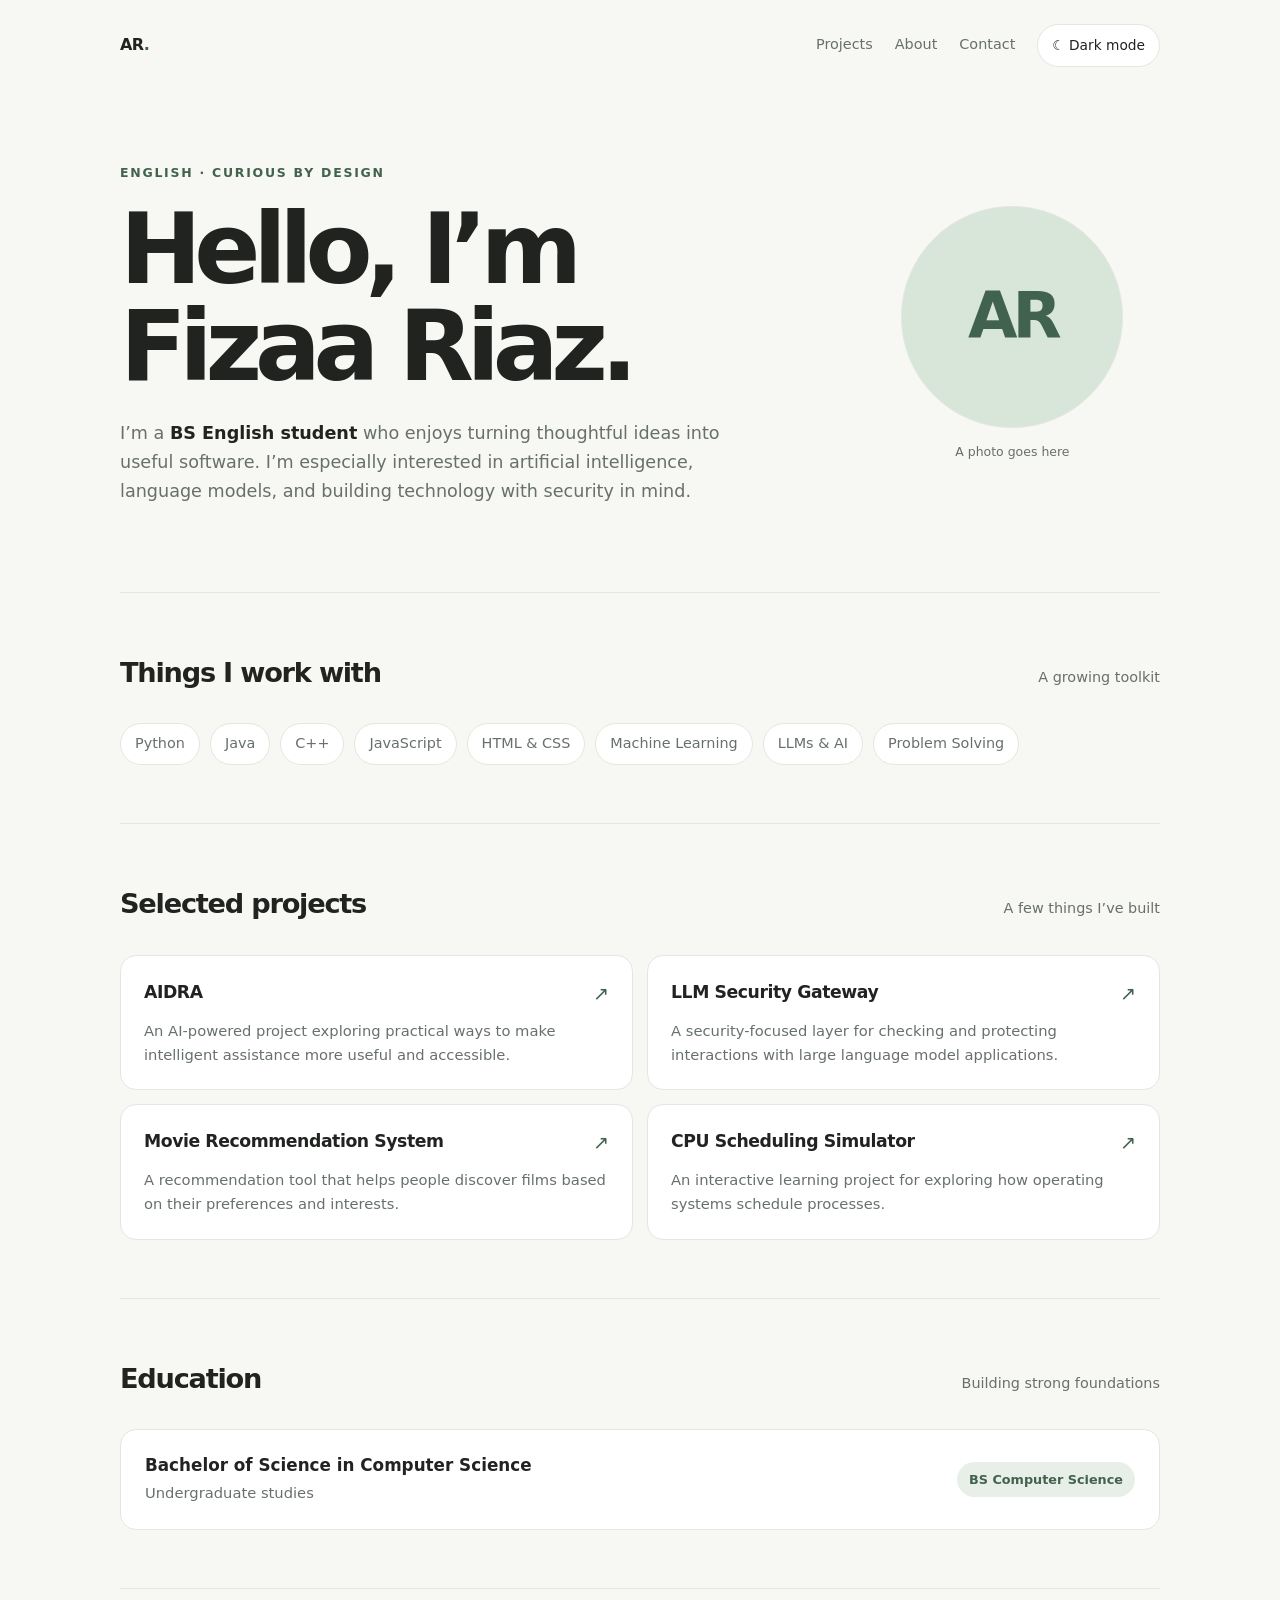
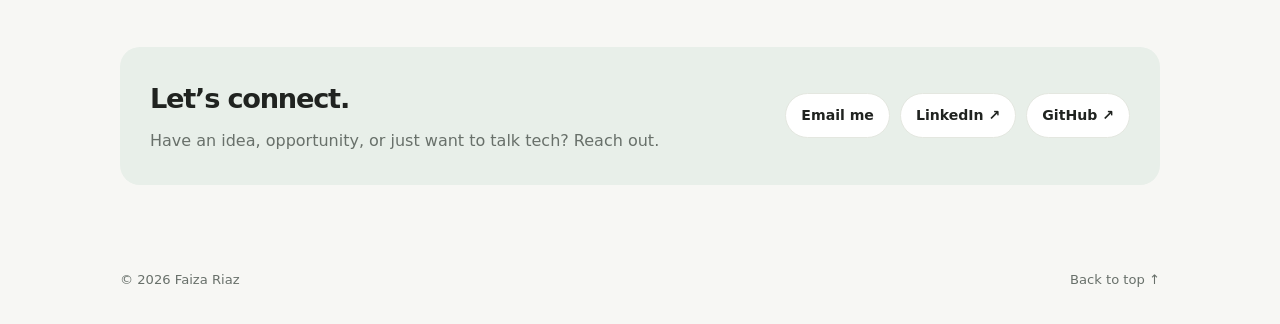
<file: index.html>
<!doctype html>
<html lang="en" data-theme="light">
<head>
<meta charset="utf-8">
<meta name="viewport" content="width=device-width, initial-scale=1">
<meta name="theme-color" content="#f7f7f4">
<meta name="description" content="Portfolio of Aqsa Riaz, a computer science student interested in AI, security, and thoughtful software.">
<title>Aqsa Riaz — Computer Science</title>
<style>
:root{color-scheme:light;--bg:#f7f7f4;--surface:#fff;--ink:#202320;--muted:#68706a;--line:#e4e7e0;--accent:#41634e;--accent-soft:#e8efe9;--glow:#d7e6d9;--shadow:0 16px 50px rgba(38,48,38,.07)}
[data-theme="dark"]{color-scheme:dark;--bg:#151916;--surface:#1e241f;--ink:#edf0e9;--muted:#a5afa5;--line:#343d35;--accent:#b3d4b6;--accent-soft:#29372c;--glow:#27362b;--shadow:0 16px 50px rgba(0,0,0,.18)}
*{box-sizing:border-box}html{scroll-behavior:smooth}body{margin:0;background:var(--bg);color:var(--ink);font:16px/1.65 system-ui,-apple-system,"Segoe UI",sans-serif;transition:background .25s,color .25s}a{color:inherit}a:focus-visible,button:focus-visible{outline:3px solid var(--accent);outline-offset:4px}.wrap{width:min(1040px,calc(100% - 40px));margin:auto}.topbar{display:flex;justify-content:space-between;align-items:center;padding:24px 0}.wordmark{font-weight:750;letter-spacing:-.04em;text-decoration:none}.top-actions{display:flex;gap:22px;align-items:center}.top-actions a{font-size:.9rem;color:var(--muted);text-decoration:none}.top-actions a:hover{color:var(--ink)}.theme-toggle{border:1px solid var(--line);background:var(--surface);color:var(--ink);border-radius:999px;padding:9px 14px;font:inherit;font-size:.86rem;cursor:pointer}.hero{display:grid;grid-template-columns:1.4fr .6fr;gap:56px;align-items:center;padding:72px 0 86px}.eyebrow{color:var(--accent);font-size:.78rem;letter-spacing:.14em;text-transform:uppercase;font-weight:750}.hero h1{font-size:clamp(3.2rem,8vw,6.1rem);line-height:.99;letter-spacing:-.075em;margin:18px 0 24px;max-width:700px}.hero p{max-width:610px;color:var(--muted);font-size:1.1rem;margin:0}.hero p strong{color:var(--ink);font-weight:650}.portrait-wrap{position:relative;justify-self:center}.portrait{display:grid;place-items:center;width:222px;aspect-ratio:1;border-radius:50%;background:var(--glow);border:1px solid var(--line);color:var(--accent);font-size:4rem;font-weight:700;letter-spacing:-.08em}.portrait-caption{text-align:center;color:var(--muted);font-size:.78rem;margin-top:14px}.section{padding:58px 0;border-top:1px solid var(--line)}.section-head{display:flex;align-items:baseline;justify-content:space-between;gap:20px;margin-bottom:28px}.section h2{font-size:1.7rem;letter-spacing:-.045em;margin:0}.section-note{color:var(--muted);font-size:.9rem}.skills{display:flex;flex-wrap:wrap;gap:10px}.tag{border:1px solid var(--line);background:var(--surface);border-radius:999px;padding:8px 14px;font-size:.9rem;color:var(--muted)}.projects{display:grid;grid-template-columns:repeat(2,1fr);gap:14px}.project{background:var(--surface);border:1px solid var(--line);border-radius:16px;padding:22px 23px;transition:transform .18s,border-color .18s,box-shadow .18s}.project:hover{transform:translateY(-3px);border-color:var(--accent);box-shadow:var(--shadow)}.project-top{display:flex;justify-content:space-between;gap:16px;align-items:start}.project h3{font-size:1.08rem;letter-spacing:-.025em;margin:0}.project-mark{color:var(--accent);font-size:1.2rem}.project p{font-size:.92rem;color:var(--muted);margin:9px 0 0}.education{display:flex;justify-content:space-between;gap:20px;align-items:center;background:var(--surface);border:1px solid var(--line);border-radius:16px;padding:22px 24px}.education strong{display:block;font-size:1.05rem}.education span{color:var(--muted);font-size:.92rem}.edu-badge{white-space:nowrap;background:var(--accent-soft);color:var(--accent)!important;border-radius:999px;padding:7px 12px;font-size:.8rem!important;font-weight:650}.contact{display:flex;align-items:center;justify-content:space-between;gap:28px;background:var(--accent-soft);border-radius:20px;padding:30px}.contact h2{margin:0 0 7px}.contact p{color:var(--muted);margin:0}.contact-links{display:flex;gap:10px;flex-wrap:wrap}.contact-links a{display:inline-block;padding:10px 15px;border-radius:999px;background:var(--surface);text-decoration:none;font-size:.88rem;font-weight:650;border:1px solid var(--line)}.contact-links a:hover{border-color:var(--accent)}footer{display:flex;justify-content:space-between;padding:26px 0 34px;color:var(--muted);font-size:.82rem}footer a{text-decoration:none}::selection{background:var(--glow)}
@media(max-width:700px){.wrap{width:min(100% - 32px,560px)}.topbar{padding:18px 0}.top-actions{gap:14px}.top-actions a{display:none}.hero{grid-template-columns:1fr;gap:34px;padding:52px 0 62px}.hero h1{font-size:clamp(3.15rem,15vw,5rem)}.portrait-wrap{grid-row:1;justify-self:start}.portrait{width:132px;font-size:2.7rem}.portrait-caption{font-size:.72rem}.section{padding:42px 0}.projects{grid-template-columns:1fr}.section-head{align-items:start;flex-direction:column;gap:3px}.contact{align-items:start;flex-direction:column;padding:24px}.education{align-items:start;flex-direction:column;gap:14px}footer{gap:14px;flex-direction:column}}
@media(prefers-reduced-motion:reduce){*,*::before,*::after{scroll-behavior:auto!important;transition:none!important}}
</style>
</head>
<body>
<div class="wrap">
  <header class="topbar">
    <a class="wordmark" href="#home" aria-label="Faiza Riaz, home">AR<span style="color:var(--accent)">.</span></a>
    <nav class="top-actions" aria-label="Main navigation">
      <a href="#work">Projects</a><a href="#about">About</a><a href="#contact">Contact</a>
      <button class="theme-toggle" id="themeToggle" type="button" aria-label="Switch to dark mode" aria-pressed="false">☾ <span>Dark mode</span></button>
    </nav>
  </header>
  <main id="home">
    <section class="hero" aria-labelledby="intro-title">
      <div>
        <div class="eyebrow">English · Curious by design</div>
        <h1 id="intro-title">Hello, I’m<br>Fizaa Riaz.</h1>
        <p>I’m a <strong>BS English student</strong> who enjoys turning thoughtful ideas into useful software. I’m especially interested in artificial intelligence, language models, and building technology with security in mind.</p>
      </div>
      <div class="portrait-wrap" aria-label="Profile photo placeholder">
        <div class="portrait" role="img" aria-label="Photo placeholder with initials AR">AR</div>
        <div class="portrait-caption">A photo goes here</div>
      </div>
    </section>

    <section class="section" id="about" aria-labelledby="skills-title">
      <div class="section-head"><h2 id="skills-title">Things I work with</h2><span class="section-note">A growing toolkit</span></div>
      <div class="skills" aria-label="Skills"><span class="tag">Python</span><span class="tag">Java</span><span class="tag">C++</span><span class="tag">JavaScript</span><span class="tag">HTML &amp; CSS</span><span class="tag">Machine Learning</span><span class="tag">LLMs &amp; AI</span><span class="tag">Problem Solving</span></div>
    </section>

    <section class="section" id="work" aria-labelledby="projects-title">
      <div class="section-head"><h2 id="projects-title">Selected projects</h2><span class="section-note">A few things I’ve built</span></div>
      <div class="projects">
        <article class="project"><div class="project-top"><h3>AIDRA</h3><span class="project-mark" aria-hidden="true">↗</span></div><p>An AI-powered project exploring practical ways to make intelligent assistance more useful and accessible.</p></article>
        <article class="project"><div class="project-top"><h3>LLM Security Gateway</h3><span class="project-mark" aria-hidden="true">↗</span></div><p>A security-focused layer for checking and protecting interactions with large language model applications.</p></article>
        <article class="project"><div class="project-top"><h3>Movie Recommendation System</h3><span class="project-mark" aria-hidden="true">↗</span></div><p>A recommendation tool that helps people discover films based on their preferences and interests.</p></article>
        <article class="project"><div class="project-top"><h3>CPU Scheduling Simulator</h3><span class="project-mark" aria-hidden="true">↗</span></div><p>An interactive learning project for exploring how operating systems schedule processes.</p></article>
      </div>
    </section>

    <section class="section" aria-labelledby="education-title">
      <div class="section-head"><h2 id="education-title">Education</h2><span class="section-note">Building strong foundations</span></div>
      <div class="education"><div><strong>Bachelor of Science in Computer Science</strong><span>Undergraduate studies</span></div><span class="edu-badge">BS Computer Science</span></div>
    </section>

    <section class="section" id="contact" aria-labelledby="contact-title">
      <div class="contact"><div><h2 id="contact-title">Let’s connect.</h2><p>Have an idea, opportunity, or just want to talk tech? Reach out.</p></div><div class="contact-links"><a href="mailto:your.email@example.com" aria-label="Email Aqsa (replace placeholder address)">Email me</a><a href="https://www.linkedin.com/in/your-profile" target="_blank" rel="noopener noreferrer">LinkedIn ↗</a><a href="https://github.com/your-username" target="_blank" rel="noopener noreferrer">GitHub ↗</a></div></div>
    </section>
  </main>
  <footer><span>© <span id="year"></span> Faiza Riaz</span><a href="#home">Back to top ↑</a></footer>
</div>
<script>
(() => {
  const root = document.documentElement;
  const button = document.getElementById('themeToggle');
  const label = button.querySelector('span');
  const stored = localStorage.getItem('Faiza-theme');
  const preferred = window.matchMedia('(prefers-color-scheme: dark)').matches ? 'dark' : 'light';
  function setTheme(theme) {
    root.dataset.theme = theme;
    const dark = theme === 'dark';
    button.setAttribute('aria-pressed', String(dark));
    button.setAttribute('aria-label', `Switch to ${dark ? 'light' : 'dark'} mode`);
    button.firstChild.textContent = dark ? '☀ ' : '☾ ';
    label.textContent = dark ? 'Light mode' : 'Dark mode';
    document.querySelector('meta[name="theme-color"]').content = dark ? '#151916' : '#f7f7f4';
  }
  setTheme(stored || preferred);
  button.addEventListener('click', () => {
    const next = root.dataset.theme === 'dark' ? 'light' : 'dark';
    setTheme(next);
    localStorage.setItem('aqsa-theme', next);
  });
  document.getElementById('year').textContent = new Date().getFullYear();
})();
</script>
</body>
</html>
</file>
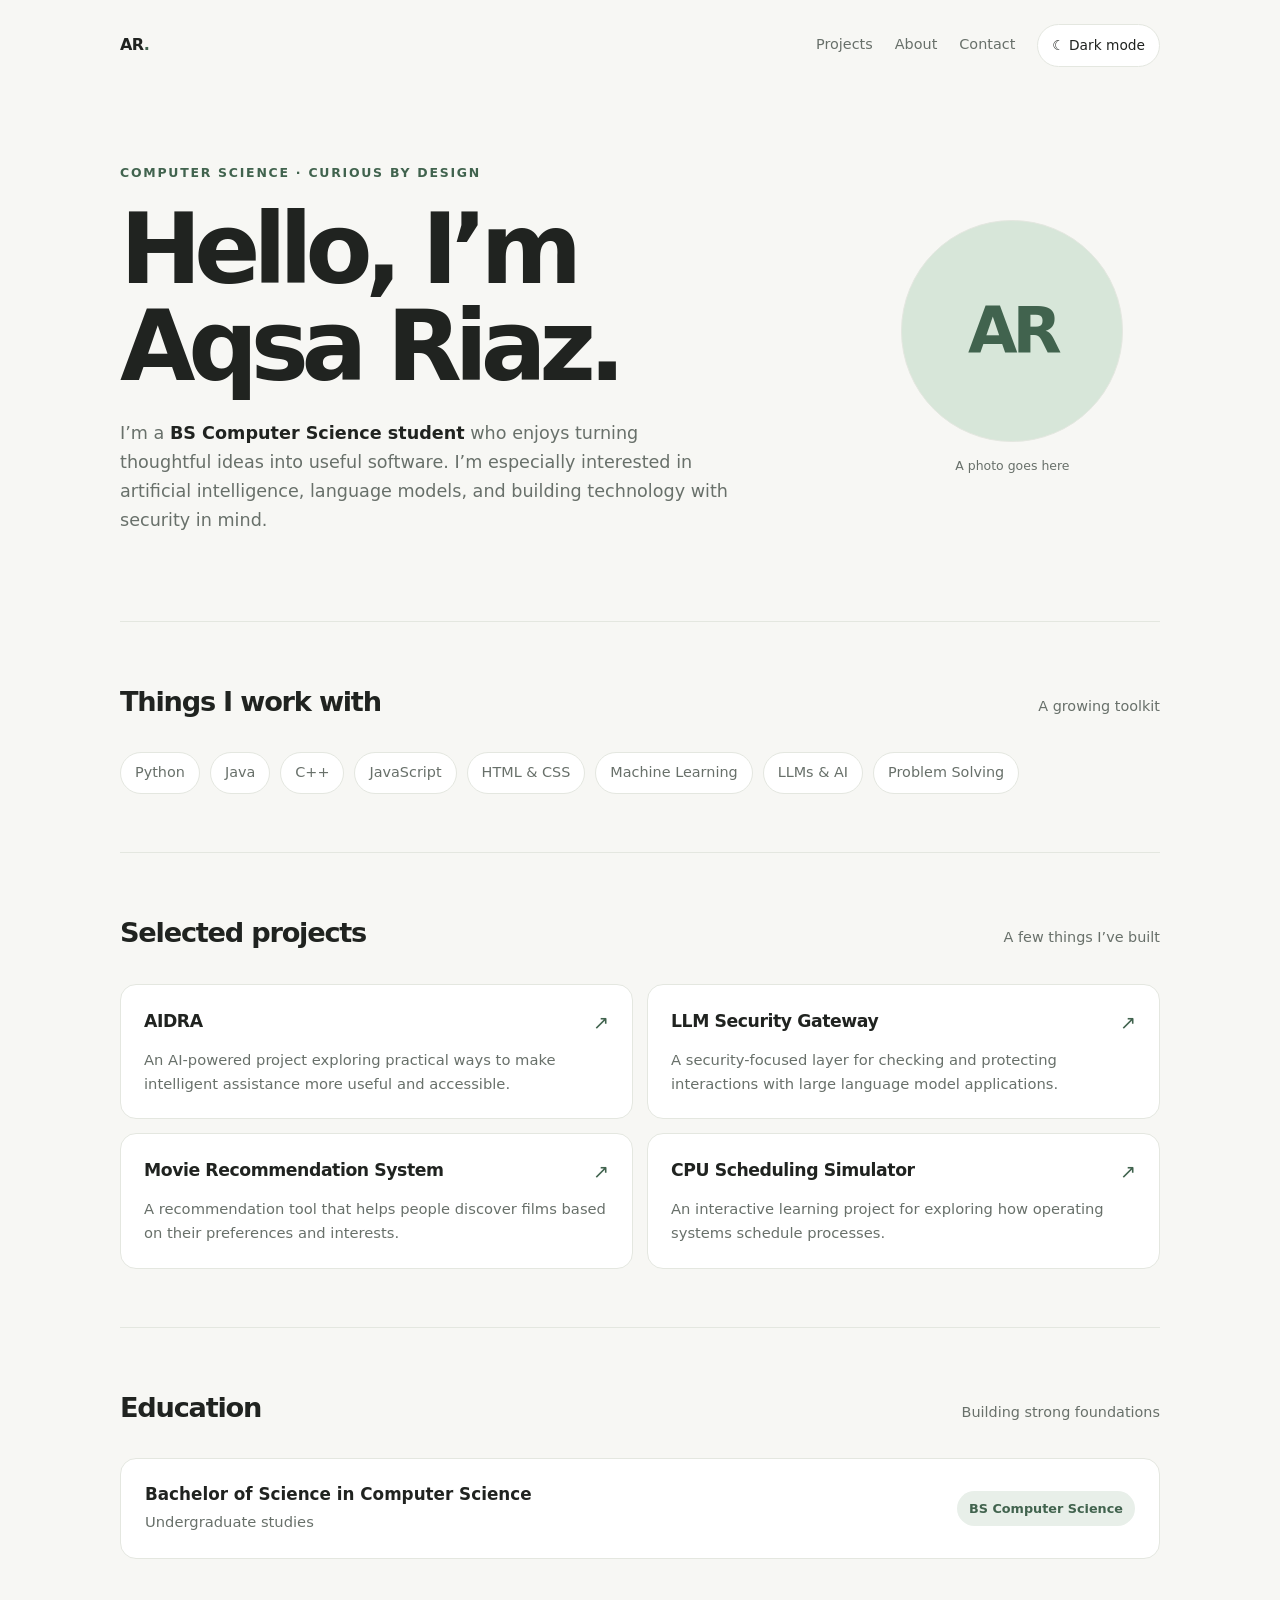
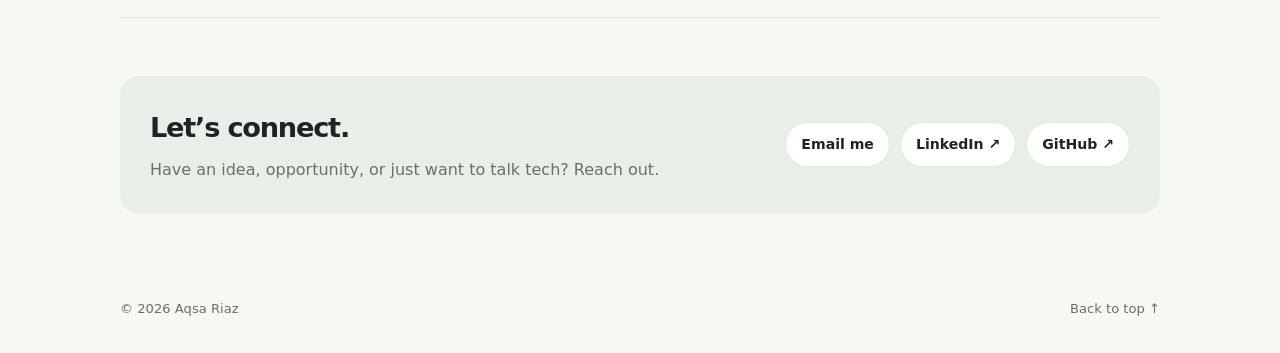
<file: index.html.Html>
<!doctype html>
<html lang="en" data-theme="light">
<head>
<meta charset="utf-8">
<meta name="viewport" content="width=device-width, initial-scale=1">
<meta name="theme-color" content="#f7f7f4">
<meta name="description" content="Portfolio of Aqsa Riaz, a computer science student interested in AI, security, and thoughtful software.">
<title>Aqsa Riaz — Computer Science</title>
<style>
:root{color-scheme:light;--bg:#f7f7f4;--surface:#fff;--ink:#202320;--muted:#68706a;--line:#e4e7e0;--accent:#41634e;--accent-soft:#e8efe9;--glow:#d7e6d9;--shadow:0 16px 50px rgba(38,48,38,.07)}
[data-theme="dark"]{color-scheme:dark;--bg:#151916;--surface:#1e241f;--ink:#edf0e9;--muted:#a5afa5;--line:#343d35;--accent:#b3d4b6;--accent-soft:#29372c;--glow:#27362b;--shadow:0 16px 50px rgba(0,0,0,.18)}
*{box-sizing:border-box}html{scroll-behavior:smooth}body{margin:0;background:var(--bg);color:var(--ink);font:16px/1.65 system-ui,-apple-system,"Segoe UI",sans-serif;transition:background .25s,color .25s}a{color:inherit}a:focus-visible,button:focus-visible{outline:3px solid var(--accent);outline-offset:4px}.wrap{width:min(1040px,calc(100% - 40px));margin:auto}.topbar{display:flex;justify-content:space-between;align-items:center;padding:24px 0}.wordmark{font-weight:750;letter-spacing:-.04em;text-decoration:none}.top-actions{display:flex;gap:22px;align-items:center}.top-actions a{font-size:.9rem;color:var(--muted);text-decoration:none}.top-actions a:hover{color:var(--ink)}.theme-toggle{border:1px solid var(--line);background:var(--surface);color:var(--ink);border-radius:999px;padding:9px 14px;font:inherit;font-size:.86rem;cursor:pointer}.hero{display:grid;grid-template-columns:1.4fr .6fr;gap:56px;align-items:center;padding:72px 0 86px}.eyebrow{color:var(--accent);font-size:.78rem;letter-spacing:.14em;text-transform:uppercase;font-weight:750}.hero h1{font-size:clamp(3.2rem,8vw,6.1rem);line-height:.99;letter-spacing:-.075em;margin:18px 0 24px;max-width:700px}.hero p{max-width:610px;color:var(--muted);font-size:1.1rem;margin:0}.hero p strong{color:var(--ink);font-weight:650}.portrait-wrap{position:relative;justify-self:center}.portrait{display:grid;place-items:center;width:222px;aspect-ratio:1;border-radius:50%;background:var(--glow);border:1px solid var(--line);color:var(--accent);font-size:4rem;font-weight:700;letter-spacing:-.08em}.portrait-caption{text-align:center;color:var(--muted);font-size:.78rem;margin-top:14px}.section{padding:58px 0;border-top:1px solid var(--line)}.section-head{display:flex;align-items:baseline;justify-content:space-between;gap:20px;margin-bottom:28px}.section h2{font-size:1.7rem;letter-spacing:-.045em;margin:0}.section-note{color:var(--muted);font-size:.9rem}.skills{display:flex;flex-wrap:wrap;gap:10px}.tag{border:1px solid var(--line);background:var(--surface);border-radius:999px;padding:8px 14px;font-size:.9rem;color:var(--muted)}.projects{display:grid;grid-template-columns:repeat(2,1fr);gap:14px}.project{background:var(--surface);border:1px solid var(--line);border-radius:16px;padding:22px 23px;transition:transform .18s,border-color .18s,box-shadow .18s}.project:hover{transform:translateY(-3px);border-color:var(--accent);box-shadow:var(--shadow)}.project-top{display:flex;justify-content:space-between;gap:16px;align-items:start}.project h3{font-size:1.08rem;letter-spacing:-.025em;margin:0}.project-mark{color:var(--accent);font-size:1.2rem}.project p{font-size:.92rem;color:var(--muted);margin:9px 0 0}.education{display:flex;justify-content:space-between;gap:20px;align-items:center;background:var(--surface);border:1px solid var(--line);border-radius:16px;padding:22px 24px}.education strong{display:block;font-size:1.05rem}.education span{color:var(--muted);font-size:.92rem}.edu-badge{white-space:nowrap;background:var(--accent-soft);color:var(--accent)!important;border-radius:999px;padding:7px 12px;font-size:.8rem!important;font-weight:650}.contact{display:flex;align-items:center;justify-content:space-between;gap:28px;background:var(--accent-soft);border-radius:20px;padding:30px}.contact h2{margin:0 0 7px}.contact p{color:var(--muted);margin:0}.contact-links{display:flex;gap:10px;flex-wrap:wrap}.contact-links a{display:inline-block;padding:10px 15px;border-radius:999px;background:var(--surface);text-decoration:none;font-size:.88rem;font-weight:650;border:1px solid var(--line)}.contact-links a:hover{border-color:var(--accent)}footer{display:flex;justify-content:space-between;padding:26px 0 34px;color:var(--muted);font-size:.82rem}footer a{text-decoration:none}::selection{background:var(--glow)}
@media(max-width:700px){.wrap{width:min(100% - 32px,560px)}.topbar{padding:18px 0}.top-actions{gap:14px}.top-actions a{display:none}.hero{grid-template-columns:1fr;gap:34px;padding:52px 0 62px}.hero h1{font-size:clamp(3.15rem,15vw,5rem)}.portrait-wrap{grid-row:1;justify-self:start}.portrait{width:132px;font-size:2.7rem}.portrait-caption{font-size:.72rem}.section{padding:42px 0}.projects{grid-template-columns:1fr}.section-head{align-items:start;flex-direction:column;gap:3px}.contact{align-items:start;flex-direction:column;padding:24px}.education{align-items:start;flex-direction:column;gap:14px}footer{gap:14px;flex-direction:column}}
@media(prefers-reduced-motion:reduce){*,*::before,*::after{scroll-behavior:auto!important;transition:none!important}}
</style>
</head>
<body>
<div class="wrap">
  <header class="topbar">
    <a class="wordmark" href="#home" aria-label="Aqsa Riaz, home">AR<span style="color:var(--accent)">.</span></a>
    <nav class="top-actions" aria-label="Main navigation">
      <a href="#work">Projects</a><a href="#about">About</a><a href="#contact">Contact</a>
      <button class="theme-toggle" id="themeToggle" type="button" aria-label="Switch to dark mode" aria-pressed="false">☾ <span>Dark mode</span></button>
    </nav>
  </header>
  <main id="home">
    <section class="hero" aria-labelledby="intro-title">
      <div>
        <div class="eyebrow">Computer science · Curious by design</div>
        <h1 id="intro-title">Hello, I’m<br>Aqsa Riaz.</h1>
        <p>I’m a <strong>BS Computer Science student</strong> who enjoys turning thoughtful ideas into useful software. I’m especially interested in artificial intelligence, language models, and building technology with security in mind.</p>
      </div>
      <div class="portrait-wrap" aria-label="Profile photo placeholder">
        <div class="portrait" role="img" aria-label="Photo placeholder with initials AR">AR</div>
        <div class="portrait-caption">A photo goes here</div>
      </div>
    </section>

    <section class="section" id="about" aria-labelledby="skills-title">
      <div class="section-head"><h2 id="skills-title">Things I work with</h2><span class="section-note">A growing toolkit</span></div>
      <div class="skills" aria-label="Skills"><span class="tag">Python</span><span class="tag">Java</span><span class="tag">C++</span><span class="tag">JavaScript</span><span class="tag">HTML &amp; CSS</span><span class="tag">Machine Learning</span><span class="tag">LLMs &amp; AI</span><span class="tag">Problem Solving</span></div>
    </section>

    <section class="section" id="work" aria-labelledby="projects-title">
      <div class="section-head"><h2 id="projects-title">Selected projects</h2><span class="section-note">A few things I’ve built</span></div>
      <div class="projects">
        <article class="project"><div class="project-top"><h3>AIDRA</h3><span class="project-mark" aria-hidden="true">↗</span></div><p>An AI-powered project exploring practical ways to make intelligent assistance more useful and accessible.</p></article>
        <article class="project"><div class="project-top"><h3>LLM Security Gateway</h3><span class="project-mark" aria-hidden="true">↗</span></div><p>A security-focused layer for checking and protecting interactions with large language model applications.</p></article>
        <article class="project"><div class="project-top"><h3>Movie Recommendation System</h3><span class="project-mark" aria-hidden="true">↗</span></div><p>A recommendation tool that helps people discover films based on their preferences and interests.</p></article>
        <article class="project"><div class="project-top"><h3>CPU Scheduling Simulator</h3><span class="project-mark" aria-hidden="true">↗</span></div><p>An interactive learning project for exploring how operating systems schedule processes.</p></article>
      </div>
    </section>

    <section class="section" aria-labelledby="education-title">
      <div class="section-head"><h2 id="education-title">Education</h2><span class="section-note">Building strong foundations</span></div>
      <div class="education"><div><strong>Bachelor of Science in Computer Science</strong><span>Undergraduate studies</span></div><span class="edu-badge">BS Computer Science</span></div>
    </section>

    <section class="section" id="contact" aria-labelledby="contact-title">
      <div class="contact"><div><h2 id="contact-title">Let’s connect.</h2><p>Have an idea, opportunity, or just want to talk tech? Reach out.</p></div><div class="contact-links"><a href="mailto:your.email@example.com" aria-label="Email Aqsa (replace placeholder address)">Email me</a><a href="https://www.linkedin.com/in/your-profile" target="_blank" rel="noopener noreferrer">LinkedIn ↗</a><a href="https://github.com/your-username" target="_blank" rel="noopener noreferrer">GitHub ↗</a></div></div>
    </section>
  </main>
  <footer><span>© <span id="year"></span> Aqsa Riaz</span><a href="#home">Back to top ↑</a></footer>
</div>
<script>
(() => {
  const root = document.documentElement;
  const button = document.getElementById('themeToggle');
  const label = button.querySelector('span');
  const stored = localStorage.getItem('aqsa-theme');
  const preferred = window.matchMedia('(prefers-color-scheme: dark)').matches ? 'dark' : 'light';
  function setTheme(theme) {
    root.dataset.theme = theme;
    const dark = theme === 'dark';
    button.setAttribute('aria-pressed', String(dark));
    button.setAttribute('aria-label', `Switch to ${dark ? 'light' : 'dark'} mode`);
    button.firstChild.textContent = dark ? '☀ ' : '☾ ';
    label.textContent = dark ? 'Light mode' : 'Dark mode';
    document.querySelector('meta[name="theme-color"]').content = dark ? '#151916' : '#f7f7f4';
  }
  setTheme(stored || preferred);
  button.addEventListener('click', () => {
    const next = root.dataset.theme === 'dark' ? 'light' : 'dark';
    setTheme(next);
    localStorage.setItem('aqsa-theme', next);
  });
  document.getElementById('year').textContent = new Date().getFullYear();
})();
</script>
</body>
</html>
</file>
